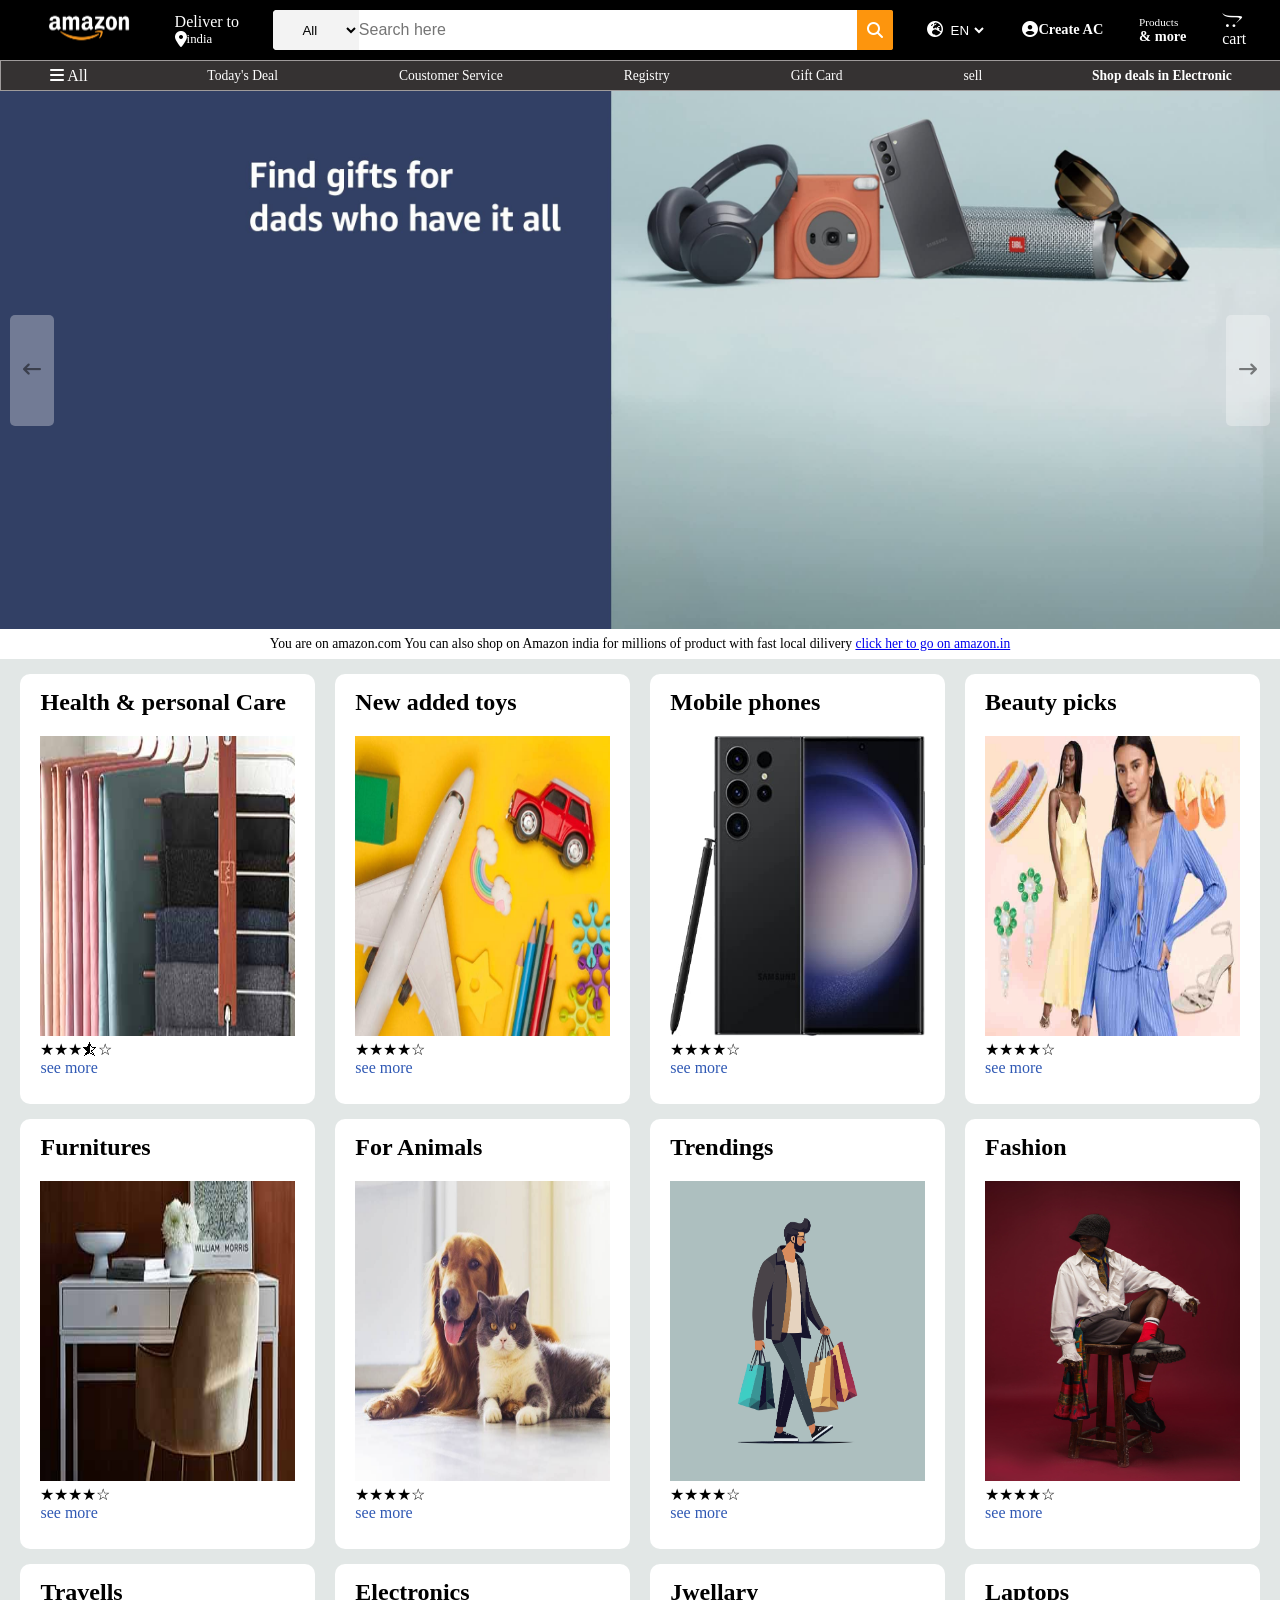
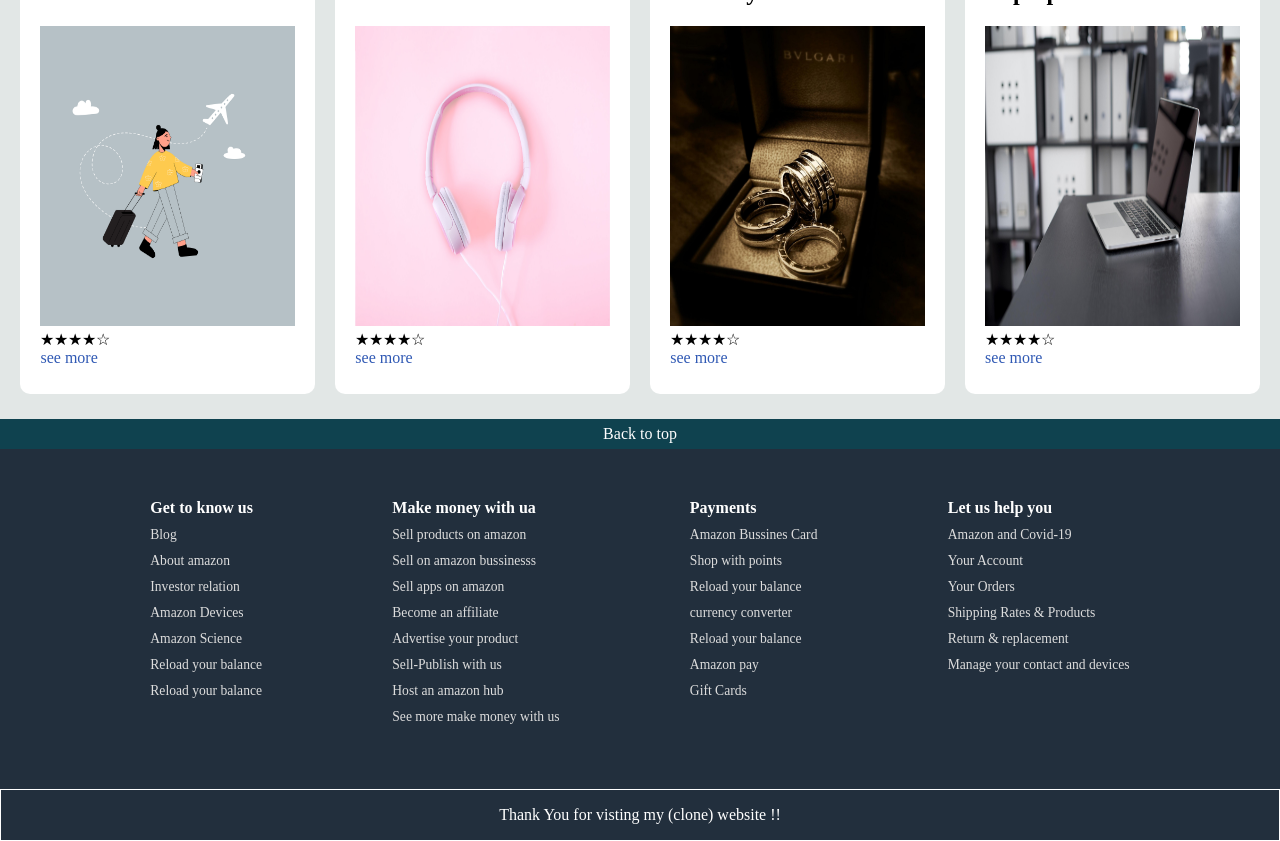
<file: index.html>
<!DOCTYPE html>
<html lang="en">
<head>
    <meta charset="UTF-8">
    <meta name="viewport" content="width=device-width, initial-scale=1.0">
    <title>Amazon clone</title>
    <link rel="stylesheet" href="clone.css">
    <link rel="stylesheet" href="https://cdnjs.cloudflare.com/ajax/libs/font-awesome/6.5.1/css/all.min.css" integrity="sha512-DTOQO9RWCH3ppGqcWaEA1BIZOC6xxalwEsw9c2QQeAIftl+Vegovlnee1c9QX4TctnWMn13TZye+giMm8e2LwA==" crossorigin="anonymous" referrerpolicy="no-referrer" />
    <link rel="icon" type="image/x-icon" href="assets/pankaj.jpg">
    
</head>
<body>
    <header>
        <div class="navbar">
        
            <div class="navlogo border">
              <div class="logo">
                <img src="assets/logo.jpeg" >
              </div>
            </div>
            <div class="navaddress border">
                <p class="add1">Deliver to</p>
                <div class="add-icon">
                    <i class="fa-solid fa-location-dot"></i>
                  <p class="add2">india</p>
                </div>
            </div>
            <div class="nav-search change">
                <select class="search-select">
                <option>All</option>
                <option>Men</option>
                <option>Women</option>
                <option>Kids</option>
                <option>Grossary</option>
                <option>Electronics</option>
               </select>  
               <input placeholder="Search here" class="search-input" >
               
                  <div class="search-icon">
                    <i class="fa-solid fa-magnifying-glass"></i>
                  </div>
               
            </div>
            <div class="nav-country border">
                <i class="fa-solid fa-earth-europe"></i>
                <select class="cont-select">
                    <option>EN</option>
                    <option>HINDI</option></optio>
                    <option>URDU</option>
                    <option>PUNJABI</option>
                    <option>MARATHI</option>
                    <option>TAMIL</option>
                    <option>BANGLA</option>
                </select>
            </div>
            <div class="sign-in border ">
                <i class="fa-solid fa-circle-user"></i> </br>
               <p class="same4"></p>
               <P class="same5">Create AC </P>
            </div>
            <div class="border">
                <p class="same4">Products</p>
                <p class="same5">& more</p>
            </div>
            <div class="nav-cart border">
              <i class="fa-brands fa-opencart"></i>
              <p>cart</p>
            </div>
        </div>
        <div class="panel">
           <div class="panel-all border"> 
             <i class="fa-solid fa-bars"></i>
              All
            </div>
            <div class="panel-opt">
                <P class="border">Today's Deal</P>
                <p class="border">Coustomer Service</p>
                <p class="border">Registry</p>
                <p class="border">Gift Card</p>
                <p class="border">sell</p>
            </div>
            <div class="panel-deals border">
                Shop deals in Electronic
            </div>
        </div>
    </header>
    <div class="hero-sec">
       <div class="rohit">
            <a href="#" class="prev"><i class="fa-solid fa-arrow-left-long"></i></a>
            <a href="#" class="next"><i class="fa-solid fa-arrow-right-long"></i></a>
            <ul>
                <img src="assets/hero.jpeg">
                <img src="assets/hero1.jpeg">
                <img src="assets/hero-2-refresh-home.jpeg">
            <img src="assets/hero-3-tech.jpeg">
            <img src="assets/hero-4-beauty.jpeg">
            <img src="assets/hero-5-adventure.jpeg">
            <img src="assets/hero-6-fast-delivery.jpeg">
           </ul> 
       </div>
    
        <div class="hero-massage">
            <p>You are on amazon.com You can also shop on Amazon india for millions of product with fast local dilivery 
            <a href="#">click her to go on amazon.in</a></p>
            
        </div>
        
    </div>
    <div class="shop-section">
        <div class="box1 box">
            <div class="box-content">
            <h2>Health & personal Care</h2>
            <div class="box1-img pankaj" >
            <img src="assets/personal.jpeg" >
            </div>
            <p>★★★⯪☆</p>
            <p class="text">see more</p>
            </div>
        </div>
        
        <div class="box1 box">
            <div class="box-content">
            <h2>New added toys</h2>
            <div class="box2-img pankaj" ><img src="assets/toys.jpeg"></div>
            <p>★★★★☆</p>
            <p class="text">see more</p>
            </div>
        </div>
        <div class="box1 box">
            <div class="box-content">
            <h2>Mobile phones</h2>
            <div class="box3-img pankaj" ><img src="assets/mobile.jpeg"></div>
            <p>★★★★☆</p>
            <p class="text">see more</p>
            </div>
        </div>
        <div class="box1 box">
            <div class="box-content">
            <h2>Beauty picks</h2>
            <div class="box4-img pankaj" ><img src="assets/beauty.jpeg"></div>
            <p>★★★★☆</p>
            <p class="text">see more</p>
            </div>
        </div>
        <div class="box1 box">
            <div class="box-content">
            <h2>Furnitures</h2>
            <div class="box5-img pankaj" ><img src="assets/furniture.jpeg"></div>
            <p>★★★★☆</p>
            <p class="text">see more</p>
            </div>
        </div>
        <div class="box1 box">
            <div class="box-content">
            <h2>For Animals</h2>
            <div class="box6-img pankaj" ><img src="assets/kids.jpeg"></div>
            <p>★★★★☆</p>
            <p class="text">see more</p>
            </div>
        </div>
        <div class="box1 box">
            <div class="box-content">
            <h2>Trendings</h2>
            <div class="box7-img pankaj" ><img src="assets/new.png"></div>
            <p>★★★★☆</p>
            <p class="text">see more</p>
            </div>
        </div>
        <div class="box1 box">
            <div class="box-content">
            <h2>Fashion</h2>
            <div class="box8-img pankaj" ><img src="assets/new2.jpg"></div>
            <p>★★★★☆</p>
            <p class="text">see more</p>
            </div>
        </div>
        <div class="box1 box">
            <div class="box-content">
            <h2>Travells</h2>
            <div class="box9-img pankaj" ><img src="assets/new5.png"></div>
            <p>★★★★☆</p>
            <p class="text">see more</p>
            </div>
        </div>
        <div class="box1 box">
            <div class="box-content">
            <h2>Electronics</h2>
            <div class="box10-img pankaj" ><img src="assets/new3.jpg"></div>
            <p>★★★★☆</p>
            <p class="text">see more</p>
            </div>
        </div>
        <div class="box1 box">
            <div class="box-content">
            <h2>Jwellary</h2>
            <div class="box11-img pankaj" ><img src="assets/new4.jpg"></div>
            <p>★★★★☆</p>
            <p class="text">see more</p>
            </div>
        </div>
        <div class="box1 box">
            <div class="box-content">
            <h2>Laptops</h2>
            <div class="box12-img pankaj" ><img src="assets/new7.jpg"></div>
            <p>★★★★☆</p>
            <p class="text">see more</p>
            </div>
        </div>
    </div>
    <footer>
        <div class="foot-panel1">
            Back to top
        </div>
        <div class="foot-panel2">
            <ul>
               <p>Get to know us</p>
               <a>Blog</a> 
               <a>About amazon</a> 
               <a>Investor relation</a> 
               <a>Amazon Devices</a> 
               <a>Amazon Science</a>
               <a>Reload your balance</a> 
               <a>Reload your balance</a> 
                
                
            </ul>
            <ul>
               <p>Make money with ua</p>
               <a>Sell products on amazon</a> 
               <a>Sell on amazon bussinesss</a> 
               <a>Sell apps on amazon</a> 
               <a>Become an affiliate</a> 
               <a>Advertise your product</a> 
               <a>Sell-Publish with us</a>
               <a>Host an amazon hub</a>
               <a>See more make money with us</a>
                
            </ul>
            <ul>
               <p>Payments</p>
               <a>Amazon Bussines Card</a> 
               <a>Shop with points</a> 
               <a>Reload your balance</a> 
               <a>currency converter</a> 
               <a>Reload your balance</a> 
               <a>Amazon pay</a> 
               <a>Gift Cards</a> 
                
               
                
            </ul>
            <ul>
               <p>Let us help you</p>
               <a>Amazon and Covid-19</a> 
               <a>Your Account</a> 
               <a>Your Orders</a> 
               <a>Shipping Rates & Products</a> 
               <a>Return & replacement</a> 
               <a>Manage your contact and devices</a>
               
                
            </ul>
            
        </div>
        <div class="foot-panel3">
          <p>Thank You for visting my (clone) website !!</p>
        </div>
    </footer>
    <script src="clone.js"></script>
</body>
</html>
</file>
<file: clone.css>
*{
    margin:0;
    padding:0; 
}

.navbar{
    height: 60px;
    width: 100%;
    background-color: black;
    color:white;
    display: flex;
    align-items: center;
    justify-content: space-evenly;
    position:fixed;
    z-index:2;
    top:0;
    left:0;
    
}
.navlogo{
    margin-left: 5px;
    height:40px;
    width:100px;
    display:flex;
    justify-content: center;
    align-items: center;
    align-content: center;
    
}
.logo img{
    
    height: 100%;
   /* background-image: url(logo.jpeg); */
    width:100%;
    background-size:cover;
    background-repeat: no-repeat;
    
}
.border{
    border:2px solid transparent;
}
.border:hover{
    border:1.2px solid white;
}
.add1{
font-size: 1rem;
}
.add2{
    font-size:.8rem
}
.add-icon{
    display:flex;
    align-items:center;
}
.nav-search{
    display:flex;
    justify-content:space-evenly;
    background-color:white;
    width:620px;
    height:40px;border-radius: 4px;
}
.search-select{
    display:flex;
    background-color:#f3f3f3;
    text-align:center;
    border-top-left-radius:4px;
    border-bottom-left-radius:4px;
    border:none;
    outline:none;
}


.search-input{
    width :100%;
    font-size:1rem;
    border-top-right-radius: 2px;
    border-bottom-right-radius: 2px;
    border:none;
    outline:none;
}
.search-icon{
    width:45px;
    display:flex;
    justify-content: center;
    align-items:center;
    background-color:hsl(34, 98%, 52%);
    border-top-right-radius: 2px;
    border-bottom-right-radius: 2px;
    border:none;
}
.change{
    border:none;
}
.change:hover{
    border: 2px solid rgba(248, 167, 18, 0.997); 
}
.cont-select{
   background-color:black;
   color:white;
   width:40px;
   border:none;
   outline:none;
}
.same4{
    font-size:.7rem;
    
}
.same5{
    font-size:.9rem;
    font-weight:700;
}
.sign-in{
    display:flex;
    justify-content: center;
}
.panel{
    height:29px;
    background-color: rgb(53, 50, 50);
    display:flex; 
    color: white;
    border:.05px solid rgb(159, 155, 155);
    justify-content: space-evenly;
    align-items:center;
    width: 100%;
    position:fixed;
    top: 60px;
    z-index:2;
     
}
.panel-opt{
    display:flex;
    justify-content:space-around;
    font-size:0.85rem;
    width:70%;
    margin-left:10px;
}
.panel-deals{
    font-size:.85rem;
    font-weight:700;
}

.hero-sec img{
    margin-top:59px;
    width: 100%;
    height: 60vh;
    mask-image: linear-gradient(to bottom,#000000 50%);
    
}
.rohit ul{
    
    display: flex;
    overflow-y: hidden;
   
}
.rohit a{
    position:absolute;
    top:35%;
    z-index:1;
    padding:5vh 1vw;
    background:#ffffff4f;
    color:#0000007b;
    text-decoration: none;
    font-size: 18px;
    font-weight: 600;
    cursor: pointer;
    border-radius: 5px;

}
.next{
    right: 10px;
}
.prev{
    left:10px;
}

.hero-massage{
    background-color:white;
    height:30px;
    display:flex;
    justify-content: center;
    align-items:center;
    font-size:.85rem;
    width:100%;
    
}
.shop-section{
    display:flex;
    flex-wrap: wrap;
    justify-content:space-evenly;
    background-color:#e2e7e6;
    padding-bottom: 25px;
}
.box{
    
    height:400px;
    width:23%;
    background-color:white;
    padding:15px 0px 15px ;
    margin-top: 15px;
    border-radius:10px;
}
.box1-img img{
    
    background-size:cover;
    background-repeat:no-repeat;
    height:300px;
    width:100%;
    margin-top:20px;
   
}
.box2-img img{
    
    background-size:cover;
    background-repeat:no-repeat;
    height:300px;
    width:100%;
    margin-top:20px;
   
}
.box3-img img{
    
    background-size:cover;
    background-repeat:no-repeat;
    height:300px;
    width:100%;
    margin-top:20px;
   
}
.box4-img img{
    
    background-size:cover;
    background-repeat:no-repeat;
    height:300px;
    width:100%;
    margin-top:20px;
   
}
.box5-img img{
    
    background-size:cover;
    background-repeat:no-repeat;
    height:300px;
    width:100%;
    margin-top:20px;
   
}
.box6-img img{
    
    background-size:cover;
    background-repeat:no-repeat;
    height:300px;
    width:100%;
    margin-top:20px;
   
}
.box7-img img{
    
    background-size:cover;
    background-repeat:no-repeat;
    height:300px;
    width:100%;
    margin-top:20px;
   
}
.box8-img img{
    
    background-size:cover;
    background-repeat:no-repeat;
    height:300px;
    width:100%;
    margin-top:20px;
   
}
.box9-img img{
    
    background-size:cover;
    background-repeat:no-repeat;
    height:300px;
    width:100%;
    margin-top:20px;
   
}
.box10-img img{
    
    background-size:cover;
    background-repeat:no-repeat;
    height:300px;
    width:100%;
    margin-top:20px;
   
}
.box11-img img{
    
    background-size:cover;
    background-repeat:no-repeat;
    height:300px;
    width:100%;
    margin-top:20px;
   
}
.box12-img img{
    
    background-size:cover;
    background-repeat:no-repeat;
    height:300px;
    width:100%;
    margin-top:20px;
   
}

.box-content{
    margin-left:20px;
    margin-right:20px;
    
}
.text{
    color:rgb(48, 89, 180);
}
.foot-panel1{
    
    background-color: #073c49f6;
    color:white;
    height:30px;
    display:flex;
    justify-content: center;
    align-items:center;
}
.foot-panel2{
    background-color:#222f3d;
    color: white;
    height:300px;
    display:flex;
    justify-content: space-evenly;
    padding :20px;
    
}
ul{
    margin-top:30px;
}
ul p{
    font-size: 1rem;
    font-weight:700;
}

ul a{
    display:block;
    font-size:.85rem;
    margin-top:10px;
    color:#dddddd;
}
.foot-panel3{
    background-color:#222f3d;
    border:1px solid white;
    height:50px;
    color:white; 
    display:flex;
    justify-content:center;
    align-items:center;
}
.box:hover{
    border:3px solid grey;
}
 

@media (max-width: 992px) {
  
  .navbar {
    flex-wrap: wrap;
    height: auto;
    padding: 10px;
  }

  
  .nav-search {
    order: 3;
    width: 100%;
    margin-top: 10px;
  }

  
  .shop-section {
   display: grid;
    grid-template-columns: repeat(2, 2fr);
  }
  .box{
   width:80%;
   
   padding:20px 10px 15px 10px;
   margin-left:20px;
  }
  .panel{
    margin-top:50px;
  }
  .hero-sec img{
    
    margin-top: 100px;
    height: 40vh;
  
}
.rohit a{
    top:20%;
    
  }
}


@media (max-width: 576px) {
  
  .nav-address, 
  .nav-country, 
  .panel-ops {
    display: none;
  }
  .navbar p{
    font-size: 10px;
  }
  .search-input,.search-input input{
    width:80%;
  }
  .panel{
    margin-top:50px;
  }
 .panel .panel-all, .panel-opt, .panel-deals{
    font-size:7px;
 }
  
  .nav-logo {
    width: 80px;
  }

  .nav-signin, 
  .nav-cart {
    font-size: 14px;
  }

.hero-sec img{
    height: 20vh;
    margin-top: 110px;
    width: 100%;
}
  
  .hero-massage{
    width: 90%;
    font-size: 10px;
    padding: 5px;
    
  }

  
  .shop-section {
    display: grid;
    grid-template-columns: repeat(2, 2fr);

  }
  .box{
   width:88%;
   height: 78%;
   padding:20px 0px 15px 0px;
   margin-left:10px;
   font-size: x-small;
   
  }
  .box img{
    width:90%;
   height: 70%;
  }

  
  .pankaj {
    width: 100%;
    height: 40%;
    
    object-fit: cover;
  }

  
  .foot-panel2 {
    display: grid;
    grid-template-columns: repeat(2, 1fr);
    gap:10;
    padding: 20px;
    height: 600px;
    
    
    
  }
  .foot-panel ul p{
    font-size: xx-small;
  }
  .rohit a{
    top:20%;
    
  }
  .foot-panel2 ul a{
    font-size:small;
  }
}
</file>
